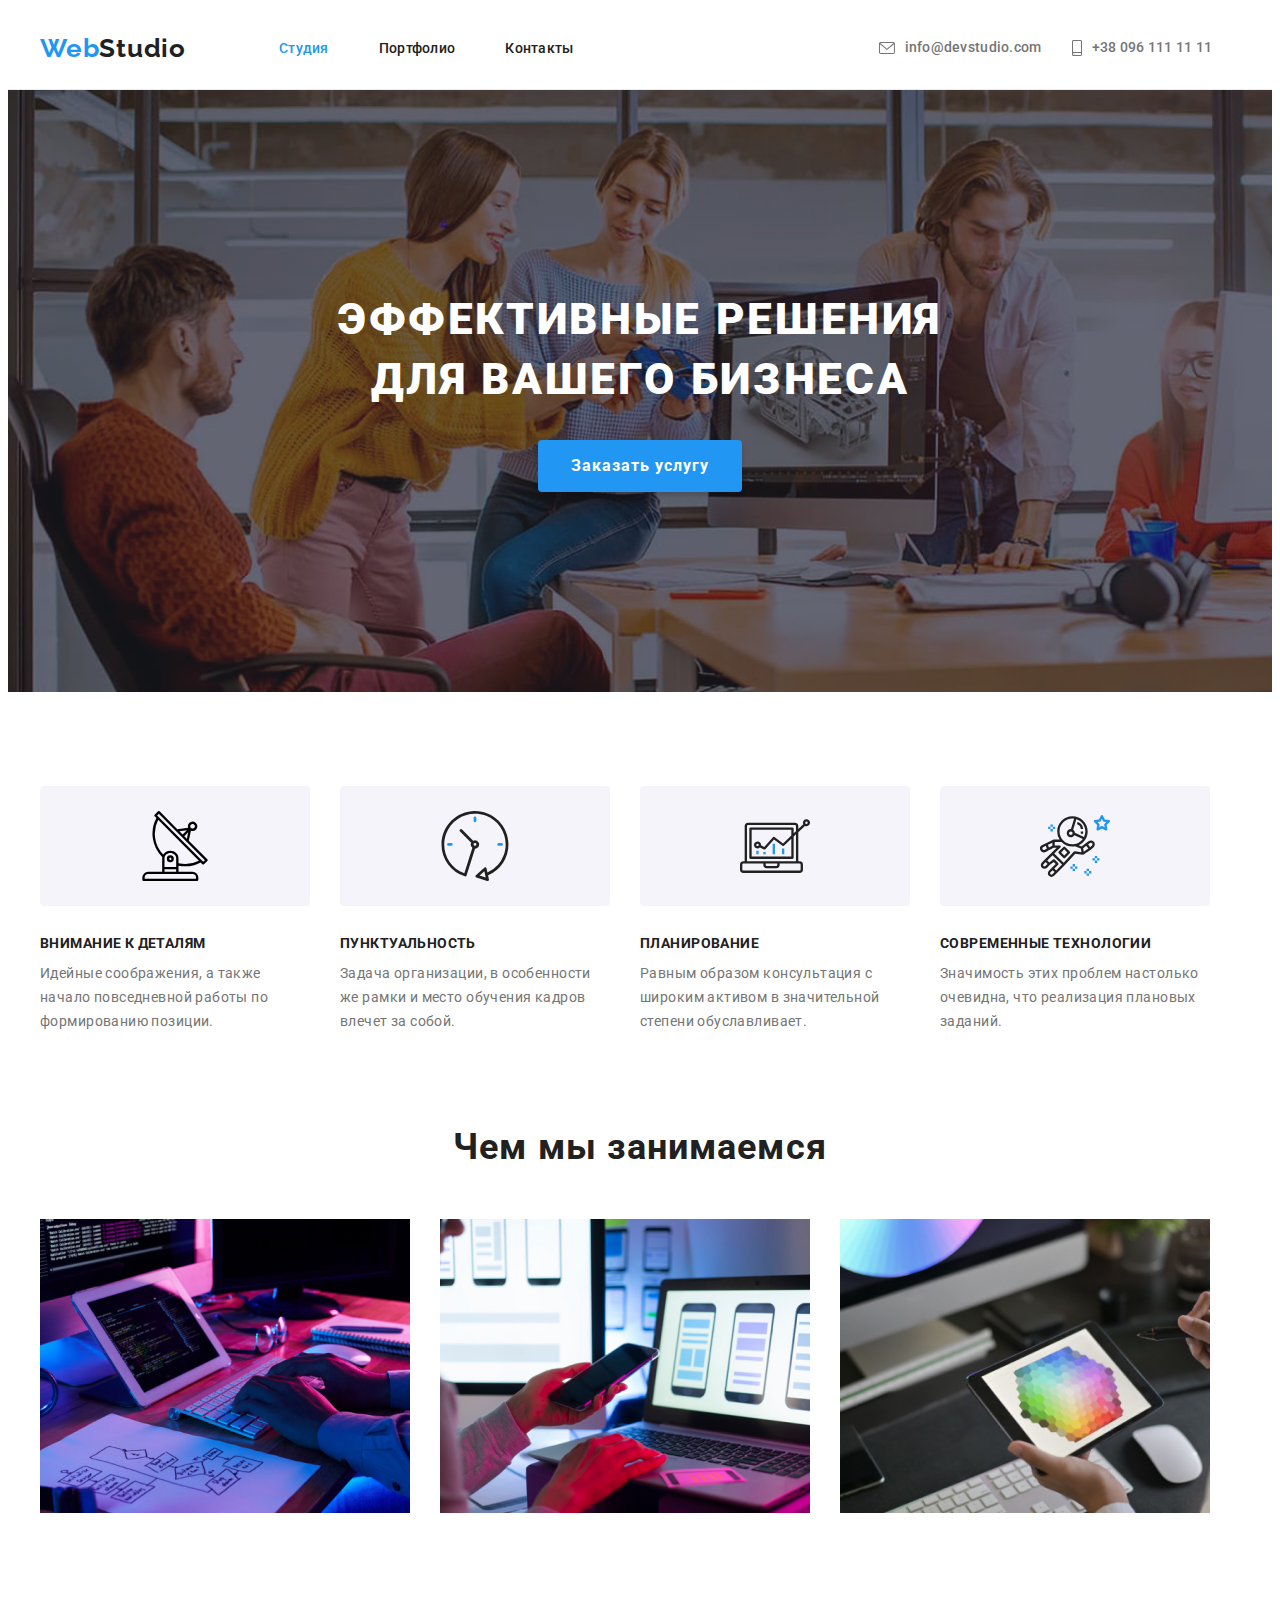
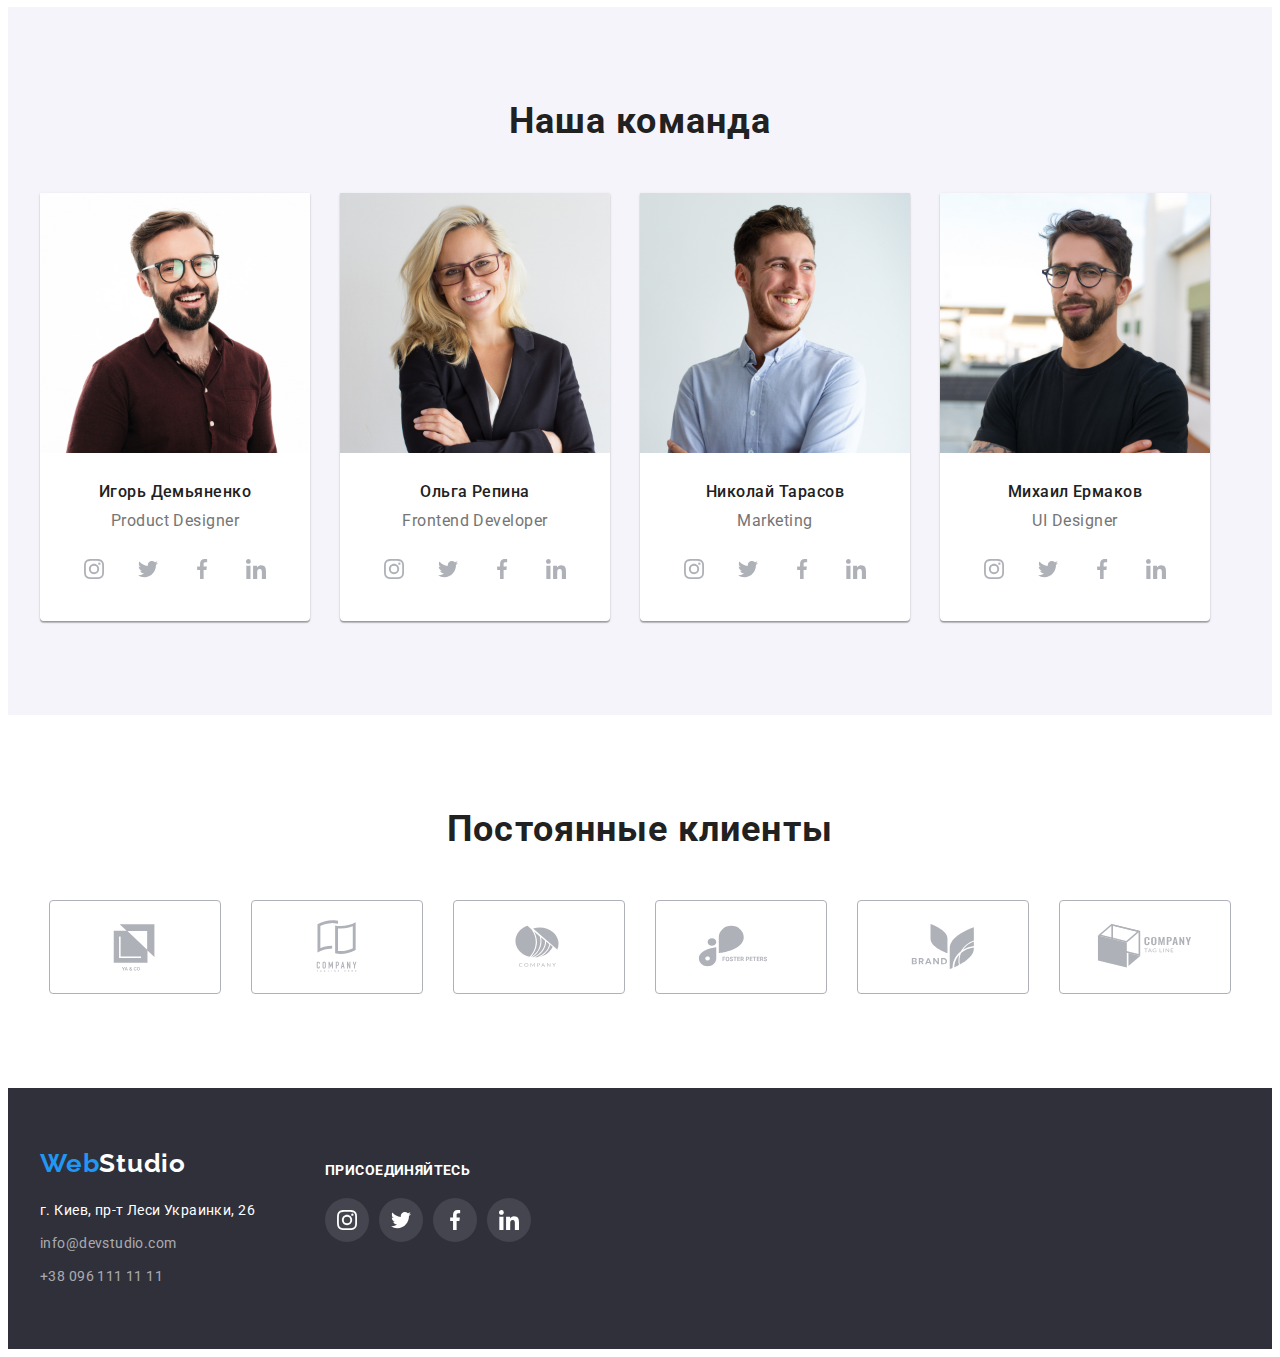
<file: index.html>
<!DOCTYPE html>
<html lang="ru">
  <head>
    <meta charset="UTF-8" />
    <meta http-equiv="X-UA-Compatible" content="IE=edge" />
    <meta name="viewport" content="width=device-width, initial-scale=1.0" />
    <title>WebStudio</title>
    <!-- Шрифты -->
    <link rel="preconnect" href="https://fonts.googleapis.com" />
    <link rel="preconnect" href="https://fonts.gstatic.com" crossorigin />
    <link
      href="https://fonts.googleapis.com/css2?family=Raleway:wght@700&family=Roboto:wght@400;500;700;900&display=swap"
      rel="stylesheet"
    />
    <link
      rel="stylesheet"
      href="https://cdnjs.cloudflare.com/ajax/libs/modern-normalize/1.1.0/modern-normalize.min.css"
      integrity="sha512-wpPYUAdjBVSE4KJnH1VR1HeZfpl1ub8YT/NKx4PuQ5NmX2tKuGu6U/JRp5y+Y8XG2tV+wKQpNHVUX03MfMFn9Q=="
      crossorigin="anonymous"
      referrerpolicy="no-referrer"
    />
    <!-- Нормалайз -->
    <link
      rel="stylesheet"
      href="https://cdnjs.cloudflare.com/ajax/libs/modern-normalize/1.1.0/modern-normalize.min.css"
      integrity="sha512-wpPYUAdjBVSE4KJnH1VR1HeZfpl1ub8YT/NKx4PuQ5NmX2tKuGu6U/JRp5y+Y8XG2tV+wKQpNHVUX03MfMFn9Q=="
      crossorigin="anonymous"
      referrerpolicy="no-referrer"
    />
    <!-- Главные настройки -->
    <link rel="stylesheet" href="./css/styles.css" />
  </head>

  <body>
    <!--Шапка-->
    <header class="header">
      <section class="section section-nav">
        <div class="conteiner nav-flex">
          <a class="logo link logo-position" href="./index.html"
            >Web<span class="span-web">Studio</span></a
          >
          <nav class="nav">
            <ul class="nav-list list">
              <li class="nav-item">
                <a class="nav-btn curent link" href="">Студия</a>
              </li>
              <li class="nav-item">
                <a class="nav-btn link" href="./portfolio.html">Портфолио</a>
              </li>
              <li class="nav-item">
                <a class="nav-btn link" href="">Контакты</a>
              </li>
            </ul>
          </nav>
          <ul class="header-list-address list">
            <li class="mail">
              <a
                class="mailtel link mailtel-mail"
                href="mailto:info@devstudio.com"
                ><svg class="icon" height="18" width="16">
                  <use href="./images/icons.svg#icon-mail"></use></svg
                ><span>info@devstudio.com</span></a
              >
            </li>
            <li class="tel">
              <a class="mailtel link margin-tel" href="tel:+380961111111"
                ><svg class="icon" height="18" width="10">
                  <use href="./images/icons.svg#icon-smartphone"></use></svg
                ><span>+38 096 111 11 11</span></a
              >
            </li>
          </ul>
        </div>
      </section>
    </header>

    <!--Основной контент-->
    <main class="main">
      <section class="section section-hero">
        <div class="conteiner">
          <h1 class="hero-caption list">
            <span class="hero-text"
              >Эффективные решения для вашего бизнеса</span
            >
          </h1>
          <div class="hero-btn">
            <button class="hero-button" type="button">Заказать услугу</button>
          </div>
        </div>
      </section>

      <!--Преимущества-->
      <section class="section section-benefits">
        <div class="conteiner">
          <h2 hidden>Преимущества</h2>
          <ul class="benefits-list list">
            <li class="benefits-item list">
              <div class="benefits-svg">
                <svg class="benefits-svg-icon" width="70" height="70">
                  <use href="./images/icons.svg#icon-antenna"></use>
                </svg>
              </div>
              <h3 class="benefits-caption list">Внимание к деталям</h3>
              <p class="benefits-subtitle list">
                Идейные соображения, а также начало повседневной работы по
                формированию позиции.
              </p>
            </li>
            <li class="benefits-item list">
              <div class="benefits-svg">
                <svg class="benefits-svg-icon" width="70" height="70">
                  <use href="./images/icons.svg#icon-clock"></use>
                </svg>
              </div>
              <h3 class="benefits-caption list">Пунктуальность</h3>
              <p class="benefits-subtitle list">
                Задача организации, в особенности же рамки и место обучения
                кадров влечет за собой.
              </p>
            </li>
            <li class="benefits-item list">
              <div class="benefits-svg">
                <svg class="benefits-svg-icon" width="70" height="70">
                  <use href="./images/icons.svg#icon-diagram"></use>
                </svg>
              </div>
              <h3 class="benefits-caption list">Планирование</h3>
              <p class="benefits-subtitle list">
                Равным образом консультация с широким активом в значительной
                степени обуславливает.
              </p>
            </li>
            <li class="benefits-item list">
              <div class="benefits-svg">
                <svg class="benefits-svg-icon" width="70" height="70">
                  <use href="./images/icons.svg#icon-astronaut"></use>
                </svg>
              </div>
              <h3 class="benefits-caption list">Современные технологии</h3>
              <p class="benefits-subtitle list">
                Значимость этих проблем настолько очевидна, что реализация
                плановых заданий.
              </p>
            </li>
          </ul>
        </div>
      </section>
      <!--Чем занимаемся-->
      <section class="section section-work">
        <div class="conteiner">
          <h2 class="section-title list h2-margin">Чем мы занимаемся</h2>
          <ul class="work-list list">
            <li class="work-items">
              <img
                class="image"
                src="./images/work/box-1.jpg"
                alt="Работает на клавиатуре"
                width="370"
                height="295"
              />
            </li>
            <li class="work-items">
              <img
                class="image"
                src="./images/work/box-2.jpg"
                alt="Проверяет макет"
                width="370"
                height="295"
              />
            </li>
            <li class="work-items">
              <img
                class="image"
                src="./images/work/box-3.jpg"
                alt="Подберает цвет"
                width="370"
                height="295"
              />
            </li>
          </ul>
        </div>
      </section>
      <!--Наша команда-->
      <section class="section section-team">
        <div class="conteiner">
          <h2 class="section-title list h2-margin">Наша команда</h2>
          <ul class="team-list list">
            <li class="team-item">
              <img
                class="image img-team"
                src="./images/team/Igor-1.jpg"
                alt="Игорь Демьяненко"
                width="270"
                height="260"
              />
              <div class="comand-name">
                <h3 class="team-name list">Игорь Демьяненко</h3>
                <p class="team-job list" lang="en">Product Designer</p>
                <ul class="social-media list">
                  <li class="social-media-item">
                    <a
                      class="social-media-link link"
                      href=""
                      target="_blank"
                      rel="noopener noreferrer"
                      aria-label="instagram"
                      ><svg class="social-media-icon" width="20" height="20">
                        <use
                          href="./images/icons.svg#icon-instagram"
                        ></use></svg
                    ></a>
                  </li>
                  <li class="social-media-item">
                    <a
                      class="social-media-link link"
                      href=""
                      target="_blank"
                      rel="noopener noreferrer"
                      aria-label="twitter"
                      ><svg class="social-media-icon" width="20" height="20">
                        <use href="./images/icons.svg#icon-twitter"></use></svg
                    ></a>
                  </li>
                  <li class="social-media-item">
                    <a
                      class="social-media-link link"
                      href=""
                      target="_blank"
                      rel="noopener noreferrer"
                      aria-label="facebook"
                      ><svg class="social-media-icon" width="20" height="20">
                        <use href="./images/icons.svg#icon-facebook"></use></svg
                    ></a>
                  </li>
                  <li class="social-media-item">
                    <a
                      class="social-media-link link"
                      href=""
                      target="_blank"
                      rel="noopener noreferrer"
                      aria-label="linkedin"
                      ><svg class="social-media-icon" width="20" height="20">
                        <use href="./images/icons.svg#icon-linkedin"></use></svg
                    ></a>
                  </li>
                </ul>
              </div>
            </li>
            <li class="team-item">
              <img
                class="image img-team"
                src="./images/team/Olga-2.jpg"
                alt="Ольга Репина"
                width="270"
                height="260"
              />
              <div class="comand-name">
                <h3 class="team-name list">Ольга Репина</h3>
                <p class="team-job list" lang="en">Frontend Developer</p>
                <ul class="social-media list">
                  <li class="social-media-item">
                    <a
                      class="social-media-link link"
                      href=""
                      target="_blank"
                      rel="noopener noreferrer"
                      aria-label="instagram"
                      ><svg class="social-media-icon" width="20" height="20">
                        <use
                          href="./images/icons.svg#icon-instagram"
                        ></use></svg
                    ></a>
                  </li>
                  <li class="social-media-item">
                    <a
                      class="social-media-link link"
                      href=""
                      target="_blank"
                      rel="noopener noreferrer"
                      aria-label="twitter"
                      ><svg class="social-media-icon" width="20" height="20">
                        <use href="./images/icons.svg#icon-twitter"></use></svg
                    ></a>
                  </li>
                  <li class="social-media-item">
                    <a
                      class="social-media-link link"
                      href=""
                      target="_blank"
                      rel="noopener noreferrer"
                      aria-label="facebook"
                      ><svg class="social-media-icon" width="20" height="20">
                        <use href="./images/icons.svg#icon-facebook"></use>
                      </svg>
                    </a>
                  </li>
                  <li class="social-media-item">
                    <a
                      class="social-media-link link"
                      href=""
                      target="_blank"
                      rel="noopener noreferrer"
                      aria-label="linkedin"
                      ><svg class="social-media-icon" width="20" height="20">
                        <use href="./images/icons.svg#icon-linkedin"></use></svg
                    ></a>
                  </li>
                </ul>
              </div>
            </li>
            <li class="team-item">
              <img
                class="image img-team"
                src="./images/team/Nikollay-3.jpg"
                alt="Николай Тарасов"
                width="270"
                height="260"
              />
              <div class="comand-name">
                <h3 class="team-name list">Николай Тарасов</h3>
                <p class="team-job list" lang="en">Marketing</p>
                <ul class="social-media list">
                  <li class="social-media-item">
                    <a
                      class="social-media-link link"
                      href=""
                      target="_blank"
                      rel="noopener noreferrer"
                      aria-label="instagram"
                      ><svg class="social-media-icon" width="20" height="20">
                        <use
                          href="./images/icons.svg#icon-instagram"
                        ></use></svg
                    ></a>
                  </li>
                  <li class="social-media-item">
                    <a
                      class="social-media-link link"
                      href=""
                      target="_blank"
                      rel="noopener noreferrer"
                      aria-label="twitter"
                      ><svg class="social-media-icon" width="20" height="20">
                        <use href="./images/icons.svg#icon-twitter"></use></svg
                    ></a>
                  </li>
                  <li class="social-media-item">
                    <a
                      class="social-media-link link"
                      href=""
                      target="_blank"
                      rel="noopener noreferrer"
                      aria-label="facebook"
                      ><svg class="social-media-icon" width="20" height="20">
                        <use href="./images/icons.svg#icon-facebook"></use></svg
                    ></a>
                  </li>
                  <li class="social-media-item">
                    <a
                      class="social-media-link link"
                      href=""
                      target="_blank"
                      rel="noopener noreferrer"
                      aria-label="linkedin"
                      ><svg class="social-media-icon" width="20" height="20">
                        <use href="./images/icons.svg#icon-linkedin"></use></svg
                    ></a>
                  </li>
                </ul>
              </div>
            </li>
            <li class="team-item">
              <img
                class="image img-team"
                src="./images/team/Michael-4.jpg"
                alt="Михаил Ермаков"
                width="270"
                height="260"
              />
              <div class="comand-name">
                <h3 class="team-name list">Михаил Ермаков</h3>
                <p class="team-job list" lang="en">UI Designer</p>
                <ul class="social-media list">
                  <li class="social-media-item">
                    <a
                      class="social-media-link link"
                      href=""
                      target="_blank"
                      rel="noopener noreferrer"
                      aria-label="instagram"
                      ><svg class="social-media-icon" width="20" height="20">
                        <use
                          href="./images/icons.svg#icon-instagram"
                        ></use></svg
                    ></a>
                  </li>
                  <li class="social-media-item">
                    <a
                      class="social-media-link link"
                      href=""
                      target="_blank"
                      rel="noopener noreferrer"
                      aria-label="twitter"
                      ><svg class="social-media-icon" width="20" height="20">
                        <use href="./images/icons.svg#icon-twitter"></use>
                      </svg>
                    </a>
                  </li>
                  <li class="social-media-item">
                    <a
                      class="social-media-link link"
                      href=""
                      target="_blank"
                      rel="noopener noreferrer"
                      aria-label="facebook"
                      ><svg class="social-media-icon" width="20" height="20">
                        <use href="./images/icons.svg#icon-facebook"></use></svg
                    ></a>
                  </li>
                  <li class="social-media-item">
                    <a
                      class="social-media-link link"
                      href=""
                      target="_blank"
                      rel="noopener noreferrer"
                      aria-label="linkedin"
                      ><svg class="social-media-icon" width="20" height="20">
                        <use href="./images/icons.svg#icon-linkedin"></use></svg
                    ></a>
                  </li>
                </ul>
              </div>
            </li>
          </ul>
        </div>
      </section>
      <section class="section section-clients">
        <div class="conteiner conteiner-clients">
          <h2 class="section-title list h2-margin">Постоянные клиенты</h2>
          <ul class="clients-list list">
            <li class="clients-item">
              <a
                class="card-clients-list"
                href=""
                target="_blank"
                rel="noopener noreferrer"
                aria-label="Go to YA&CO"
                ><svg class="social-clients-icon" width="106" height="60">
                  <use href="./images/icons.svg#icon-logo"></use></svg
              ></a>
            </li>
            <li class="clients-item">
              <a
                class="card-clients-list"
                href=""
                target="_blank"
                rel="noopener noreferrer"
                aria-label="Go to company tagline here"
                ><svg class="social-clients-icon" width="106" height="60">
                  <use href="./images/icons.svg#icon-logo-1"></use></svg
              ></a>
            </li>
            <li class="clients-item">
              <a
                class="card-clients-list"
                href=""
                target="_blank"
                rel="noopener noreferrer"
                aria-label="Go to company"
                ><svg class="social-clients-icon" width="106" height="60">
                  <use href="./images/icons.svg#icon-logo-2"></use></svg
              ></a>
            </li>
            <li class="clients-item">
              <a
                class="card-clients-list"
                href=""
                target="_blank"
                rel="noopener noreferrer"
                aria-label="Go to foster peters"
                ><svg class="social-clients-icon" width="106" height="60">
                  <use href="./images/icons.svg#icon-logo-3"></use></svg
              ></a>
            </li>
            <li class="clients-item">
              <a
                class="card-clients-list"
                href=""
                target="_blank"
                rel="noopener noreferrer"
                aria-label="Go to brand"
                ><svg class="social-clients-icon" width="106" height="60">
                  <use href="./images/icons.svg#icon-logo-4"></use></svg
              ></a>
            </li>
            <li class="clients-item">
              <a
                class="card-clients-list"
                href=""
                target="_blank"
                rel="noopener noreferrer"
                aria-label="Go to company tag line"
                ><svg class="social-clients-icon" width="106" height="60">
                  <use href="./images/icons.svg#icon-logo-5"></use></svg
              ></a>
            </li>
          </ul>
        </div>
      </section>
    </main>
    <!--Контакти-->
    <footer class="footer">
      <div class="conteiner conteiner-footer">
        <div class="conteiner-adress">
          <a class="logo logo-footer link" href="./index.html"
            >Web<span class="span-web-footer">Studio</span></a
          >
          <address class="address address-mar">
            <a
              class="googlemaps link"
              href="https://goo.gl/maps/HRvNxAX2GYqkhrJAA"
              target="_blank"
              rel="noopener  noreferrer"
              >г. Киев, пр-т Леси Украинки, 26
            </a>
          </address>
          <ul class="footer-list-address list">
            <li class="mail address-mar">
              <a class="mail-tel link" href="mailto:info@devstudio.com"
                >info@devstudio.com</a
              >
            </li>
            <li class="tel">
              <a class="mail-tel link" href="tel:+380961111111"
                >+38 096 111 11 11</a
              >
            </li>
          </ul>
        </div>
        <div class="conteiner-social">
          <h3 class="footer-strong">присоединяйтесь</h3>
          <ul class="social-media-footer list">
            <li class="social-footer-item">
              <a
                class="social-footer-link link"
                href=""
                target="_blank"
                rel="noopener noreferrer"
                aria-label="instagram"
                ><svg class="social-footer-icon" width="20" height="20">
                  <use href="./images/icons.svg#icon-instagram"></use></svg
              ></a>
            </li>
            <li class="social-footer-item">
              <a
                class="social-footer-link link"
                href=""
                target="_blank"
                rel="noopener noreferrer"
                aria-label="twitter"
                ><svg class="social-footer-icon" width="20" height="20">
                  <use href="./images/icons.svg#icon-twitter"></use>
                </svg>
              </a>
            </li>
            <li class="social-footer-item">
              <a
                class="social-footer-link link"
                href=""
                target="_blank"
                rel="noopener noreferrer"
                aria-label="facebook"
                ><svg class="social-footer-icon" width="20" height="20">
                  <use href="./images/icons.svg#icon-facebook"></use></svg
              ></a>
            </li>
            <li class="social-footer-item">
              <a
                class="social-footer-link link"
                href=""
                target="_blank"
                rel="noopener noreferrer"
                aria-label="linkedin"
                ><svg class="social-footer-icon" width="20" height="20">
                  <use href="./images/icons.svg#icon-linkedin"></use></svg
              ></a>
            </li>
          </ul>
        </div>
      </div>
    </footer>
  </body>
</html>
</file>
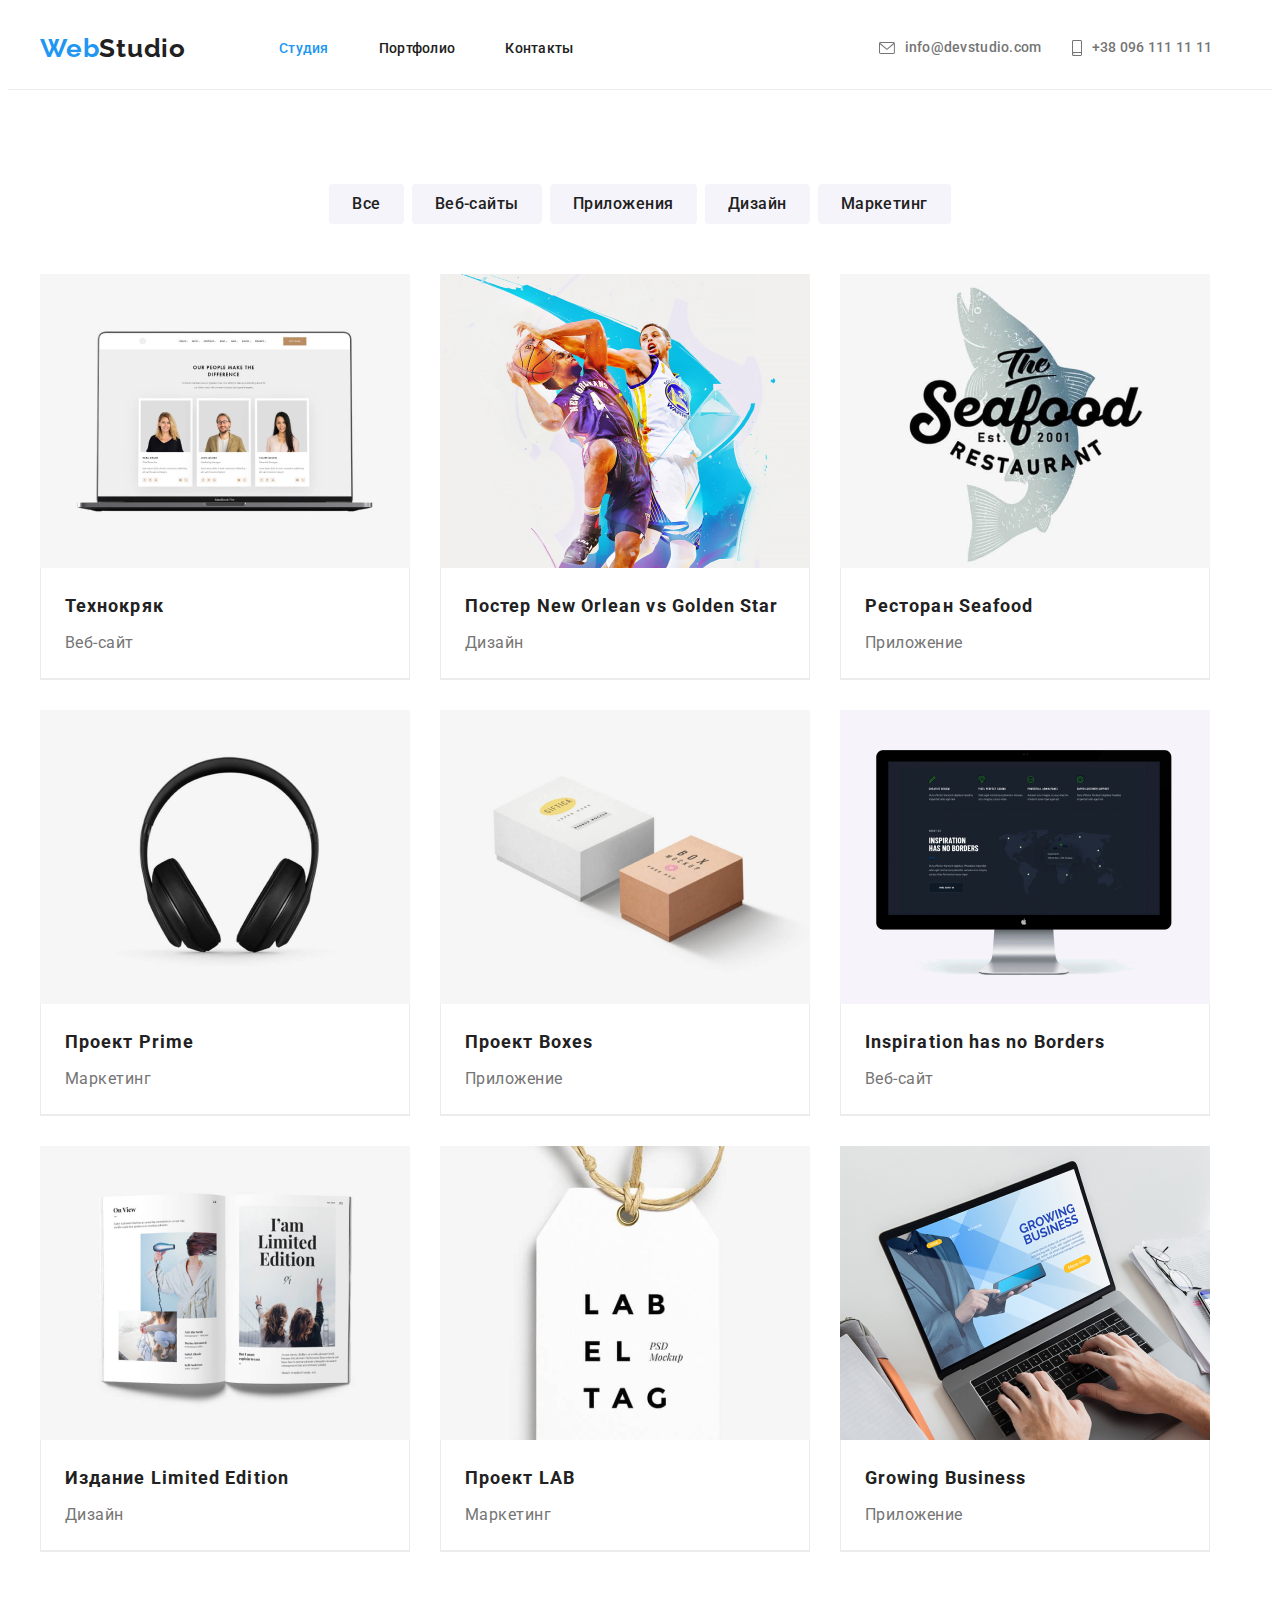
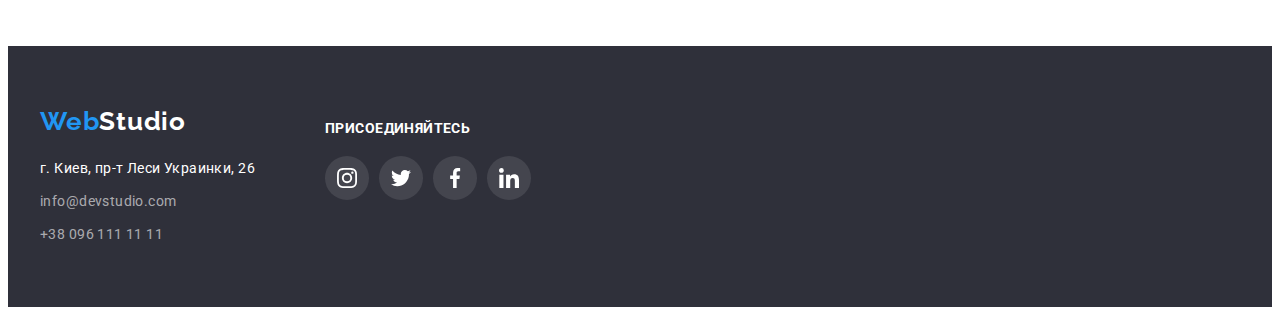
<file: portfolio.html>
<!DOCTYPE html>
<html lang="ru">
  <head>
    <meta charset="UTF-8" />
    <meta http-equiv="X-UA-Compatible" content="IE=edge" />
    <meta name="viewport" content="width=device-width, initial-scale=1.0" />
    <title>Portfolio</title>
    <!-- Шрифты -->
    <link rel="preconnect" href="https://fonts.googleapis.com" />
    <link rel="preconnect" href="https://fonts.gstatic.com" crossorigin />
    <link
      href="https://fonts.googleapis.com/css2?family=Raleway:wght@700&family=Roboto:wght@400;500;700;900&display=swap"
      rel="stylesheet"
    />
    <link
      rel="stylesheet"
      href="https://cdnjs.cloudflare.com/ajax/libs/modern-normalize/1.1.0/modern-normalize.min.css"
      integrity="sha512-wpPYUAdjBVSE4KJnH1VR1HeZfpl1ub8YT/NKx4PuQ5NmX2tKuGu6U/JRp5y+Y8XG2tV+wKQpNHVUX03MfMFn9Q=="
      crossorigin="anonymous"
      referrerpolicy="no-referrer"
    />
    <!-- Нормалайз -->
    <link
      rel="stylesheet"
      href="https://cdnjs.cloudflare.com/ajax/libs/modern-normalize/1.1.0/modern-normalize.min.css"
      integrity="sha512-wpPYUAdjBVSE4KJnH1VR1HeZfpl1ub8YT/NKx4PuQ5NmX2tKuGu6U/JRp5y+Y8XG2tV+wKQpNHVUX03MfMFn9Q=="
      crossorigin="anonymous"
      referrerpolicy="no-referrer"
    />
    <!-- Главные настройки -->
    <link rel="stylesheet" href="./css/styles.css" />
  </head>

  <body>
    <header class="header">
      <section class="section section-nav">
        <div class="conteiner nav-flex">
          <a class="logo link logo-position" href="./index.html"
            >Web<span class="span-web">Studio</span></a
          >
          <nav class="nav">
            <ul class="nav-list list">
              <li class="nav-item">
                <a class="nav-btn curent link" href="./index.html">Студия</a>
              </li>
              <li class="nav-item">
                <a class="nav-btn link" href="./portfolio.html">Портфолио</a>
              </li>
              <li class="nav-item">
                <a class="nav-btn link" href="">Контакты</a>
              </li>
            </ul>
          </nav>
          <ul class="header-list-address list">
            <li class="mail">
              <a
                class="mailtel link mailtel-mail"
                href="mailto:info@devstudio.com"
                ><svg class="icon" height="12" width="16">
                  <use href="./images/icons.svg#icon-mail"></use></svg
                ><span>info@devstudio.com</span></a
              >
            </li>
            <li class="tel">
              <a class="mailtel link margin-tel" href="tel:+380961111111"
                ><svg class="icon" height="16" width="10">
                  <use href="./images/icons.svg#icon-smartphone"></use></svg
                ><span>+38 096 111 11 11</span></a
              >
            </li>
          </ul>
        </div>
      </section>
    </header>

    <!--Основной контент-->
    <main class="main-p">
      <!--Панель фильтров-->
      <section class="section btn-filter-port">
        <div class="conteiner">
          <h1 hidden>Фильтр проектов</h1>
          <ul class="filter-panel list">
            <li class="button-margin">
              <button class="button btn-port" type="button">Все</button>
            </li>
            <li class="button-margin">
              <button class="button btn-port" type="button">Веб-сайты</button>
            </li>
            <li class="button-margin">
              <button class="button btn-port" type="button">Приложения</button>
            </li>
            <li class="button-margin">
              <button class="button btn-port" type="button">Дизайн</button>
            </li>
            <li>
              <button class="button btn-port" type="button">Маркетинг</button>
            </li>
          </ul>
          <h2 hidden>Проекты</h2>
          <ul class="project-list list project-border">
            <li class="project-item">
              <img
                class="image-p"
                src="./images/portfolio/tehnocrak.jpg"
                alt="Ноутбук с картинками"
                width="370"
                height="294"
              />
              <div class="txt-allign">
                <h2 class="project-namecompany list">Технокряк</h2>
                <p class="project-class list">Веб-сайт</p>
              </div>
            </li>
            <li class="project-item">
              <img
                class="image-p"
                src="./images/portfolio/neworlean.jpg"
                alt="Два баскетболиста"
                width="370"
                height="294"
              />
              <div class="txt-allign">
                <h2 class="project-namecompany list">
                  Постер <span lang="en">New Orlean vs Golden Star</span>
                </h2>
                <p class="project-class list">Дизайн</p>
              </div>
            </li>
            <li class="project-item">
              <img
                class="image-p"
                src="./images/portfolio/seafood.jpg"
                alt="Логотип с рыбой"
                width="370"
                height="294"
              />
              <div class="txt-allign">
                <h2 class="project-namecompany list">
                  Ресторан <span lang="en">Seafood</span>
                </h2>
                <p class="project-class list">Приложение</p>
              </div>
            </li>
            <li class="project-item">
              <img
                class="image-p"
                src="./images/portfolio/prime.jpg"
                alt="Наушники"
                width="370"
                height="294"
              />
              <div class="txt-allign">
                <h2 class="project-namecompany list">
                  Проект <span lang="en">Prime</span>
                </h2>
                <p class="project-class list">Маркетинг</p>
              </div>
            </li>
            <li class="project-item">
              <img
                class="image-p"
                src="./images/portfolio/boxes.jpg"
                alt="Коробки"
                width="370"
                height="294"
              />
              <div class="txt-allign">
                <h2 class="project-namecompany list">
                  Проект <span lang="en">Boxes</span>
                </h2>
                <p class="project-class list">Приложение</p>
              </div>
            </li>
            <li class="project-item">
              <img
                class="image-p"
                src="./images/portfolio/borders.jpg"
                alt="Сайт на екране"
                width="370"
                height="294"
              />
              <div class="txt-allign">
                <h2 class="project-namecompany list">
                  <span lang="en">Inspiration has no Borders</span>
                </h2>
                <p class="project-class list">Веб-сайт</p>
              </div>
            </li>
            <li class="project-item">
              <img
                class="image-p"
                src="./images/portfolio/limitededition.jpg"
                alt="Открытая книга"
                width="370"
                height="294"
              />
              <div class="txt-allign">
                <h2 class="project-namecompany list">
                  Издание <span lang="en">Limited Edition</span>
                </h2>
                <p class="project-class list">Дизайн</p>
              </div>
            </li>
            <li class="project-item">
              <img
                class="image-p"
                src="./images/portfolio/labeltag.jpg"
                alt="Бирка"
                width="370"
                height="294"
              />
              <div class="txt-allign">
                <h2 class="project-namecompany list">
                  Проект <span></span> LAB
                </h2>
                <p class="project-class list">Маркетинг</p>
              </div>
            </li>
            <li class="project-item">
              <img
                class="image-p"
                src="./images/portfolio/growing.jpg"
                alt="Приложение на ноутбуке"
                width="370"
                height="294"
              />
              <div class="txt-allign">
                <h2 class="project-namecompany list">
                  <span lang="en">Growing Business</span>
                </h2>
                <p class="project-class list">Приложение</p>
              </div>
            </li>
          </ul>
        </div>
      </section>
    </main>
    <!--Контакти-->
    <footer class="footer">
      <div class="conteiner conteiner-footer">
        <div class="conteiner-adress">
          <a class="logo logo-footer link" href="./index.html"
            >Web<span class="span-web-footer">Studio</span></a
          >
          <address class="address address-mar">
            <a
              class="googlemaps link"
              href="https://goo.gl/maps/HRvNxAX2GYqkhrJAA"
              target="_blank"
              rel="noopener  noreferrer"
              >г. Киев, пр-т Леси Украинки, 26
            </a>
          </address>
          <ul class="footer-list-address list">
            <li class="mail address-mar">
              <a class="mail-tel link" href="mailto:info@devstudio.com"
                >info@devstudio.com</a
              >
            </li>
            <li class="tel">
              <a class="mail-tel link" href="tel:+380961111111"
                >+38 096 111 11 11</a
              >
            </li>
          </ul>
        </div>
        <div class="conteiner-social">
          <h3 class="footer-strong">присоединяйтесь</h3>
          <ul class="social-media-footer list">
            <li class="social-footer-item">
              <a
                class="social-footer-link link"
                href=""
                target="_blank"
                rel="noopener noreferrer"
                aria-label="instagram"
                ><svg class="social-footer-icon" width="20" height="20">
                  <use href="./images/icons.svg#icon-instagram"></use></svg
              ></a>
            </li>
            <li class="social-footer-item">
              <a
                class="social-footer-link link"
                href=""
                target="_blank"
                rel="noopener noreferrer"
                aria-label="twitter"
                ><svg class="social-footer-icon" width="20" height="20">
                  <use href="./images/icons.svg#icon-twitter"></use>
                </svg>
              </a>
            </li>
            <li class="social-footer-item">
              <a
                class="social-footer-link link"
                href=""
                target="_blank"
                rel="noopener noreferrer"
                aria-label="facebook"
                ><svg class="social-footer-icon" width="20" height="20">
                  <use href="./images/icons.svg#icon-facebook"></use></svg
              ></a>
            </li>
            <li class="social-footer-item">
              <a
                class="social-footer-link link"
                href=""
                target="_blank"
                rel="noopener noreferrer"
                aria-label="linkedin"
                ><svg class="social-footer-icon" width="20" height="20">
                  <use href="./images/icons.svg#icon-linkedin"></use></svg
              ></a>
            </li>
          </ul>
        </div>
      </div>
    </footer>
  </body>
</html>
</file>
<file: css/styles.css>
:root {
/* Шрифт */
--main-font: "Roboto";
--secondary-font: "Raleway";
/* Цвет основного текста (черный) */
--black-color:#212121;
/* Вторичный цвет (серый)*/
 --grey-color: #757575;
--grey-color-icon: #AFB1B8;
/* Белый текст и фон */
--white-bg-color: #ffffff;
/* Акцент цвета */
--accent-color: #2196F3;
/* Разное */
--accent-color-bg: #188CE8;
--bg-color-photo: #F5F4FA;
--color-sidebar: #2F303A;
}

body {
font-family: var(--main-font), sans-serif;
font-size: 14px;
background-color: var(--white-bg-color);
color:var(--black-color);
}

.link {
text-decoration: none;
}

.list {
padding: 0;
margin: 0;
list-style: none;
}

.conteiner {
margin-left: auto;
margin-right: auto;
padding-left: 15px;
padding-right: 15px;
width: 1200px;
}

.section-nav {
padding: 0px;
padding-top: 25px;
padding-bottom: 25px;
margin: auto;
}

.section-hero {
padding-bottom: 200px;
padding-top: 200px;
margin: 0px;
text-align: center;
background-color: var(--color-sidebar);
background-image: linear-gradient(rgba(47, 48, 58, 0.4),rgba(47, 48, 58, 0.4)), url(..//images/hero/Hero-team.jpg);
background-repeat: no-repeat;
background-size: cover;
}

.hero-text {
width: 696px;
}

.section-benefits {
margin: 0px;
padding-top: 94px;
padding-bottom: 94px;
}

.section-work {
padding-bottom: 94px;
margin: 0px;
}

.work-list {
display: flex;
}

.work-items:last-child {
margin-right: 0px;
}

.work-items {
margin-right: 30px;
}

.team-list {
display: flex;
padding-bottom: 94px;
}
.section-team {
margin-bottom: 0px;
padding-top: 94px;
background-color: var(--bg-color-photo);
}

.logo-position {
margin-right: 93px;
}
.address-mar {
margin-bottom: 9px;
}
.h2-margin {
margin-bottom: 50px;
}

.img-p {
margin-bottom: 20px;
}

.nav-list {
margin-right: 305px;
display: flex;
}

.nav-list .nav-item:not(:last-child) {
margin-right: 50px;
}
.nav-flex {
display: flex;
align-items: center;
}

.header {
border-bottom: 1px solid #ECECEC;
}

.header-list-address {
display: flex;
}

.btn-filter-port {
padding-top: 94px;
padding-bottom: 94px;
}

.filter-panel {
margin-bottom: 50px;
margin-left: auto;
margin-right: auto;
padding: auto;

display: flex;
justify-content: center;
}

.section-project {
padding: 0px;
margin-left: auto;
margin-right: auto;
}

.project-list {
display: flex;
flex-wrap: wrap;
}

.project-item:last-child {
margin-right: 0px;
}

.project-item {
width: 370px;
margin-right: 30px;
margin-bottom: 30px;
border-bottom: 1px solid #ECECEC;
box-sizing: border-box;
background: var(--white-bg-color);
}

.project-item:nth-child(3n) {
margin-right: 0px;
}

.project-item:nth-last-child(-n + 3) {
margin-bottom: 0px;
}
.project-item:hover,
.project-item:focus {
box-shadow: 0px 1px 1px rgba(0, 0, 0, 0.12), 0px 4px 4px rgba(0, 0, 0, 0.06), 1px 4px 6px rgba(0, 0, 0, 0.16);
}

.section-title {
font-weight: 700;
font-size: 36px;
line-height: 1.16;
text-align: center;
letter-spacing: 0.03em;
}

.header-box {
margin-right: auto;
}

.logo {
display: block;

font-family: var(--secondary-font);
font-weight: 700;
font-size: 26px;
line-height: 1.19;
letter-spacing: 0.03em;
color: var(--accent-color);
}
.logo-footer {
margin-bottom: 20px;
}

.span-web {
color: var(--black-color); 
}
.span-web-footer {
    color: var(--white-bg-color);
}

.nav-btn {
font-weight: 500;
font-size: 14px;
line-height: 1.14;
letter-spacing: 0.02em;
color: var(--black-color);
}

.mailtel {
display: flex;
align-items: center;

font-weight: 500;
font-size: 14px;
line-height: 1.14;
letter-spacing: 0.02em;
color: var(--grey-color);
}
.nav-btn:hover,
.nav-btn:focus,
.mailtel:hover,
.mailtel:focus {
color: var(--accent-color);
}

.margin-tel {
margin-right: 0px;
}

.button {
border: 1px solid transparenret;
}

.button-margin {
margin-right: 8px;
}

.hero-button:hover,
.hero-button:focus {
background-color: var(--accent-color-bg);
box-shadow: 0px 4px 4px rgba(0, 0, 0, 0.15);
border-radius: 4px;
}

.btn-port {
display: flex;
text-align: center;

padding: 6px 22px;
font-family: inherit;
font-weight: 500;
font-size: 16px;
line-height: 1.62;
text-align: center;
letter-spacing: 0.03em;
cursor: pointer;
border-radius: 4px;
border: 1px solid transparent;
color: var(--black-color);
background-color: var(--bg-color-photo);
}
.btn-port:hover,
.btn-port:focus {
color: var(--white-bg-color);
background-color: var(--accent-color);
border-radius: 4px;
border: 1px solid transparent;
box-shadow: 0px 4px 4px rgba(0, 0, 0, 0.15);
}

.curent {
    color: var(--accent-color);
}

.project-namecompany {
margin-bottom: 4px;
font-weight: 700;
font-size: 18px;
line-height: 2.00;
letter-spacing: 0.06em;
color: var(--black-color);
}

.project-class {
font-weight: 400;
font-size: 16px;
line-height: 1.88;
letter-spacing: 0.03em;
color: var(--grey-color);
}

.hero-caption {
display: flex;
justify-content: space-around;

margin-bottom: 30px;
font-weight: 900;
font-size: 44px;
line-height: 1.36;
letter-spacing: 0.06em;
align-items: center;
text-align: center;
text-transform: uppercase;
color: var(--white-bg-color);
}

.main-hero, footer {
background: var(--color-sidebar);
}
.hero-button {
padding: 10px 32px;
font-weight: 700;
font-size: 16px;
line-height: 1.88;
align-items: center;
text-align: center;
letter-spacing: 0.06em;
color: var(--white-bg-color);
font-family: inherit;
cursor: pointer;
background-color: var(--accent-color);
box-shadow: 0px 4px 4px rgba(0, 0, 0, 0.15);
border-radius: 4px;
border: 1px solid transparent;
}

.benefits-list {
display: flex;
}
.benefits-item {
width:270px;
}

.txt-allign {
padding: 20px 24px;
border-bottom: 1px solid #ECECEC;
border-left: 1px solid #ECECEC;
border-right: 1px solid #ECECEC;
}

.benefits-list .benefits-item:not(:last-child) {
margin-right: 30px;
}

.benefits-caption {
margin-bottom: 10px;
font-weight: 700;
font-size: 14px;
line-height: 1.14;
letter-spacing: 0.03em;
text-transform: uppercase;
color: var(--black-color);

}
.benefits-subtitle {
font-weight: 400;
font-size: 14px;
line-height: 1.71;
letter-spacing: 0.03em;
color: var(--grey-color);
}

.image, .image-p {
display: block;
max-width: 100%;
height: auto;
}

.team-item {
margin-right: 30px;

width: 270px;
top: 1635px;
background: var(--white-bg-color);
box-shadow: 0px 1px 3px rgba(0, 0, 0, 0.12), 0px 1px 1px rgba(0, 0, 0, 0.14), 0px 2px 1px rgba(0, 0, 0, 0.2);
border-radius: 0px 0px 4px 4px;
}

.team-item:last-child {
margin-right: 0px;
}

.comand-name {
padding-top: 30px;
padding-bottom: 30px;
}

.team-name {
margin-bottom: 10px;
font-weight: 500;
font-size: 16px;
line-height: 1.18;
text-align: center;
letter-spacing: 0.03em;
color: var(--black-color);
background-color: var(--white-bg-color);
}
.team-job {
margin-bottom: 16px;
font-weight: 400;
font-size: 16px;
line-height: 1.18;
text-align: center;
letter-spacing: 0.03em;
color: var(--grey-color)
}

.footer {
padding-top: 60px;
padding-bottom: 60px;
}

.conteiner-footer {
display: flex;
}

.conteiner-social {
margin-left: 70px;
}

.googlemaps {
font-weight: 400;
font-size: 14px;
line-height: 1.71;
letter-spacing: 0.03em;
color: var(--white-bg-color);
font-style: normal;
}
.footer-list-address .mail-tel {
font-weight: 400;
font-size: 14px;
line-height: 1.71;
letter-spacing: 0.03em;
color:rgba(255, 255, 255, 0.6);
}

.footer-strong {
margin-bottom: 20px;

font-style: normal;
font-weight: 700;
font-size: 14px;
line-height: 16px;
letter-spacing: 0.03em;
text-transform: uppercase;
color: #FFFFFF;
}

.social-media  {
display: flex;
justify-content: center;
}

.social-media-item:not(:last-child) {
margin-right: 10px;
}

.social-media-link {
display: flex;
align-items: center;
justify-content: center;
width: 44px;
height: 44px;
color: var(--grey-color-icon);
background-color: var(--white-bg-color);
border-radius: 50%;
}

.social-media-link:hover,
.social-media-link:focus {
color: var(--white-bg-color);
background-color: var(--accent-color-bg);
}
.social-media-icon {
fill: currentColor;
}

.social-footer-item:not(:last-child) {
margin-right: 10px;
}

.social-media-footer  {
display: flex;
justify-content: center;
}

.social-footer-link {
display: flex;
align-items: center;
justify-content: center;
width: 44px;
height: 44px;
color: var(--white-bg-color);
background-color: rgba(255, 255, 255, 0.1);
border-radius: 50%;
}
.social-footer-link:hover,
.social-footer-link:focus {
color: var(--white-bg-color);
background-color: var(--accent-color-bg);
}
.social-footer-icon {
fill: currentColor;
}

.conteiner-clients  {
padding-top: 94px;
}
.clients-list {
display: flex;
justify-content: center;
padding-bottom: 94px;
}

.clients-item:not(:last-child) {
margin-right: 30px;
}

.card-clients-list {
display: flex;
align-items: center;
justify-content: center;
width: 170px;
height: 92px;
color: var(--grey-color-icon);
border: 1px solid var(--grey-color-icon);
border-radius: 4px;
}

.card-clients-list:hover,
.card-clients-list:focus  {
color: var(--accent-color);
border: 1px solid var(--accent-color);
}

.social-clients-icon {
fill: currentColor;
} 

.benefits-list-icon  {
display: flex;
align-items: center;
justify-content: center;
}
.benefits-svg  {
margin-bottom: 30px;
width: 270px;
height: 120px;
display: flex;
align-items: center;
justify-content: center;
background: #F5F4FA;
border-radius: 4px;
}

.mail {
display: flex;
align-items: center;
color: var(--grey-color);
}
.tel {
display: flex;
align-items: center;
color: var(--grey-color);
}
.tel:hover,
.tel:focus {
color: var(--accent-color);
}

.icon {
margin-right: 10px;
fill: currentColor;
}

.mailtel-mail {
margin-right: 30px;
}
</file>
